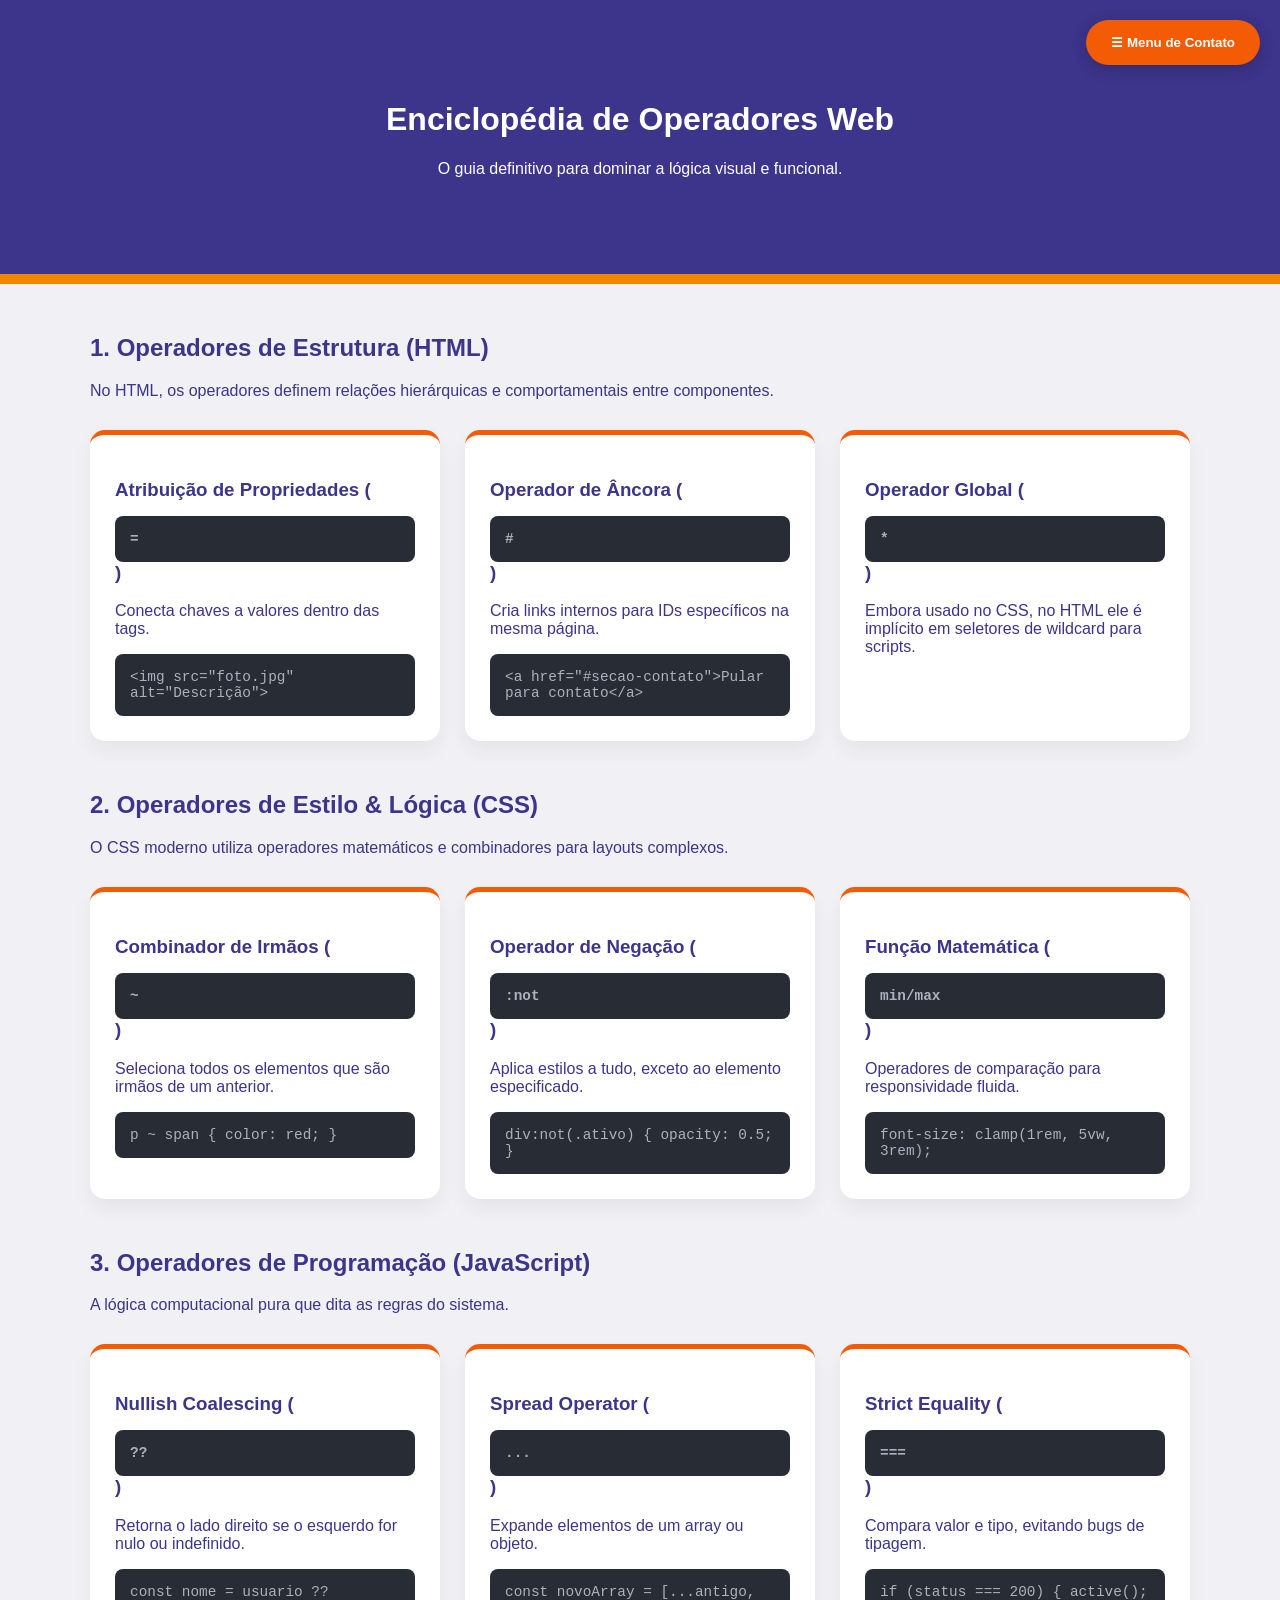
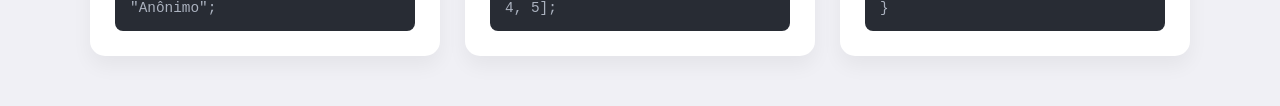
<file: index.html>
<!DOCTYPE html>
<html lang="pt-br">
<head>
    <meta charset="UTF-8">
    <meta name="viewport" content="width=device-width, initial-scale=1.0">
    <title>Web Dev Mastery - Diego Edition</title>
    <link rel="stylesheet" href="style.css">
    <link rel="stylesheet" href="https://cdnjs.cloudflare.com/ajax/libs/font-awesome/6.0.0/css/all.min.css">
</head>
<body>

    <nav id="sidebar" class="sidebar">
        <a href="javascript:void(0)" class="closebtn" onclick="toggleNav()">&times;</a>
        <div class="sidebar-content">
            <h2>Fale Comigo</h2>
            <p>Envie uma mensagem direta para o meu e-mail acadêmico.</p>
            
            <form action="https://formspree.io/f/diego_guijarro@estudante.sesisenai.org.br" method="POST" id="contact-form">
                <div class="form-group">
                    <label>Seu E-mail:</label>
                    <input type="email" name="email" placeholder="exemplo@gmail.com" required>
                </div>
                <div class="form-group">
                    <label>Mensagem:</label>
                    <textarea name="message" rows="5" placeholder="Olá Diego, vamos programar?" required></textarea>
                </div>
                <button type="submit" class="send-btn">Enviar Mensagem</button>
            </form>
            <div id="status"></div>
        </div>
    </nav>

    <button class="openbtn" onclick="toggleNav()">☰ Menu de Contato</button>

    <div id="main-content">
        <header class="main-header">
            <h1>Enciclopédia de Operadores Web</h1>
            <p>O guia definitivo para dominar a lógica visual e funcional.</p>
        </header>

        <section class="mega-section">
            <h2>1. Operadores de Estrutura (HTML)</h2>
            <p>No HTML, os operadores definem relações hierárquicas e comportamentais entre componentes.</p>
            
            <div class="op-grid">
                <div class="op-card">
                    <h3>Atribuição de Propriedades (<code>=</code>)</h3>
                    <p>Conecta chaves a valores dentro das tags.</p>
                    <code>&lt;img src="foto.jpg" alt="Descrição"&gt;</code>
                </div>
                <div class="op-card">
                    <h3>Operador de Âncora (<code>#</code>)</h3>
                    <p>Cria links internos para IDs específicos na mesma página.</p>
                    <code>&lt;a href="#secao-contato"&gt;Pular para contato&lt;/a&gt;</code>
                </div>
                <div class="op-card">
                    <h3>Operador Global (<code>*</code>)</h3>
                    <p>Embora usado no CSS, no HTML ele é implícito em seletores de wildcard para scripts.</p>
                </div>
            </div>
        </section>

        <section class="mega-section">
            <h2>2. Operadores de Estilo & Lógica (CSS)</h2>
            <p>O CSS moderno utiliza operadores matemáticos e combinadores para layouts complexos.</p>
            
            <div class="op-grid">
                <div class="op-card">
                    <h3>Combinador de Irmãos (<code>~</code>)</h3>
                    <p>Seleciona todos os elementos que são irmãos de um anterior.</p>
                    <code>p ~ span { color: red; }</code>
                </div>
                <div class="op-card">
                    <h3>Operador de Negação (<code>:not</code>)</h3>
                    <p>Aplica estilos a tudo, exceto ao elemento especificado.</p>
                    <code>div:not(.ativo) { opacity: 0.5; }</code>
                </div>
                <div class="op-card">
                    <h3>Função Matemática (<code>min/max</code>)</h3>
                    <p>Operadores de comparação para responsividade fluida.</p>
                    <code>font-size: clamp(1rem, 5vw, 3rem);</code>
                </div>
            </div>
        </section>

        <section class="mega-section">
            <h2>3. Operadores de Programação (JavaScript)</h2>
            <p>A lógica computacional pura que dita as regras do sistema.</p>
            
            <div class="op-grid">
                <div class="op-card">
                    <h3>Nullish Coalescing (<code>??</code>)</h3>
                    <p>Retorna o lado direito se o esquerdo for nulo ou indefinido.</p>
                    <code>const nome = usuario ?? "Anônimo";</code>
                </div>
                <div class="op-card">
                    <h3>Spread Operator (<code>...</code>)</h3>
                    <p>Expande elementos de um array ou objeto.</p>
                    <code>const novoArray = [...antigo, 4, 5];</code>
                </div>
                <div class="op-card">
                    <h3>Strict Equality (<code>===</code>)</h3>
                    <p>Compara valor e tipo, evitando bugs de tipagem.</p>
                    <code>if (status === 200) { active(); }</code>
                </div>
            </div>
        </section>
    </div>

    <script src="script.js"></script>
</body>
</html>
</file>
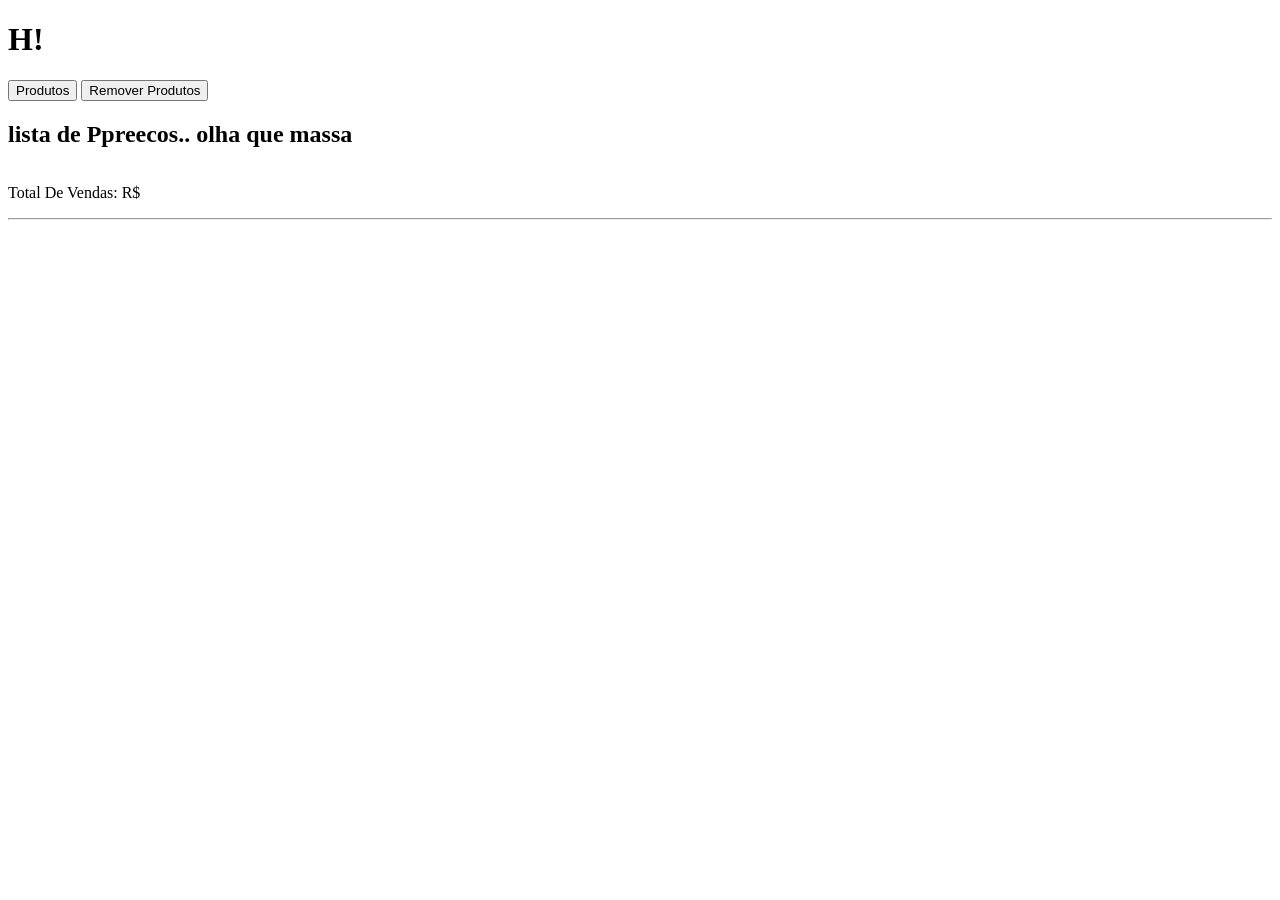
<file: Arrays - Copia/index.html>
<!DOCTYPE html>
<html lang="pt-br">
<head>
    <meta charset="UTF-8">
    <meta name="viewport" content="width=device-width, initial-scale=1.0">
    <title>Arrrrr</title>
    <link rel="stylesheet" href="style.css">
</head>
<body>

    <h1>H!</h1>
<!-- 
<button onclick="ativarArray00()">Array 00</button>
<button onclick="ativarPreco()">+ precoz</button> -->
<button onclick="ativarProdutos()">Produtos</button>
<button onclick="removerProdutos()"> Remover Produtos</button>
<h2>lista de Ppreecos.. olha que massa</h2>
<div id="lista-precos"></div>
 <p id="totalVendido">Total De Vendas: R$</p>
    <div id="listaVendas">
        
    </div>
    <hr>
<!-- 
<button onclick="rodarWhile()">while</button>
<button onclick="rodarDoWhile()">Dowhile</button>
<button onclick="exemploDoWhile()">exemplo Dowhile</button>
<button onclick="exemploDoWhileLimitado()">exemplo Dowhile Limitado</button>
<button onclick="rodarFor()">for</button> -->


<script src="scripts2.js"></script>
    <script src="script.js"></script>
</body>
</html>
</file>
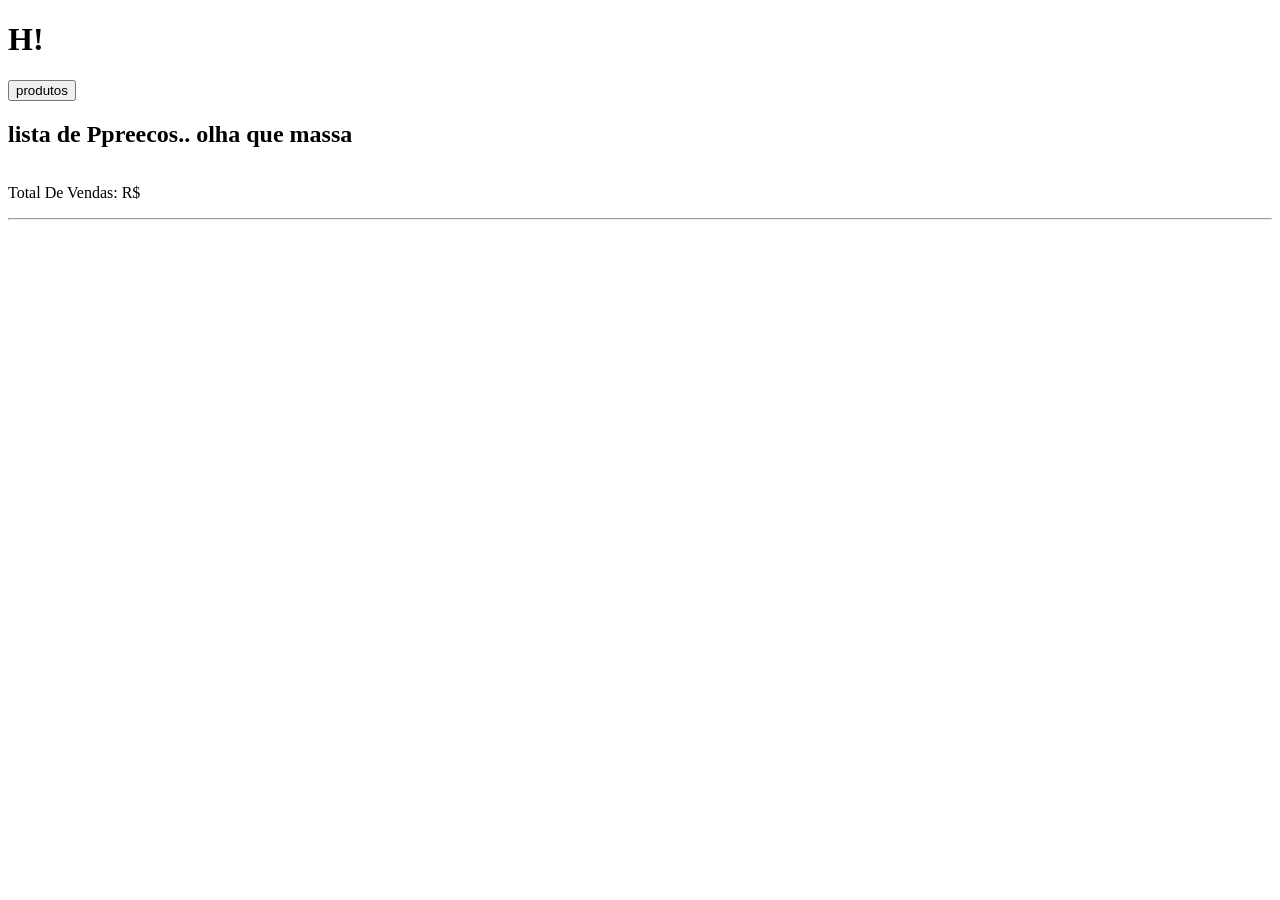
<file: Arrays/index.html>
<!DOCTYPE html>
<html lang="pt-br">
<head>
    <meta charset="UTF-8">
    <meta name="viewport" content="width=device-width, initial-scale=1.0">
    <title>Arrrrr</title>
    <link rel="stylesheet" href="style.css">
</head>
<body>

    <h1>H!</h1>
<!-- 
<button onclick="ativarArray00()">Array 00</button>
<button onclick="ativarPreco()">+ precoz</button> -->
<button onclick="ativarProdutos()">produtos</button>
<h2>lista de Ppreecos.. olha que massa</h2>
<div id="lista-precos"></div>
 <p id="totalVendido">Total De Vendas: R$</p>
    <div id="listaVendas">
        
    </div>
    <hr>
<!-- 
<button onclick="rodarWhile()">while</button>
<button onclick="rodarDoWhile()">Dowhile</button>
<button onclick="exemploDoWhile()">exemplo Dowhile</button>
<button onclick="exemploDoWhileLimitado()">exemplo Dowhile Limitado</button>
<button onclick="rodarFor()">for</button> -->


<script src="scripts2.js"></script>
    <script src="script.js"></script>
</body>
</html>
</file>
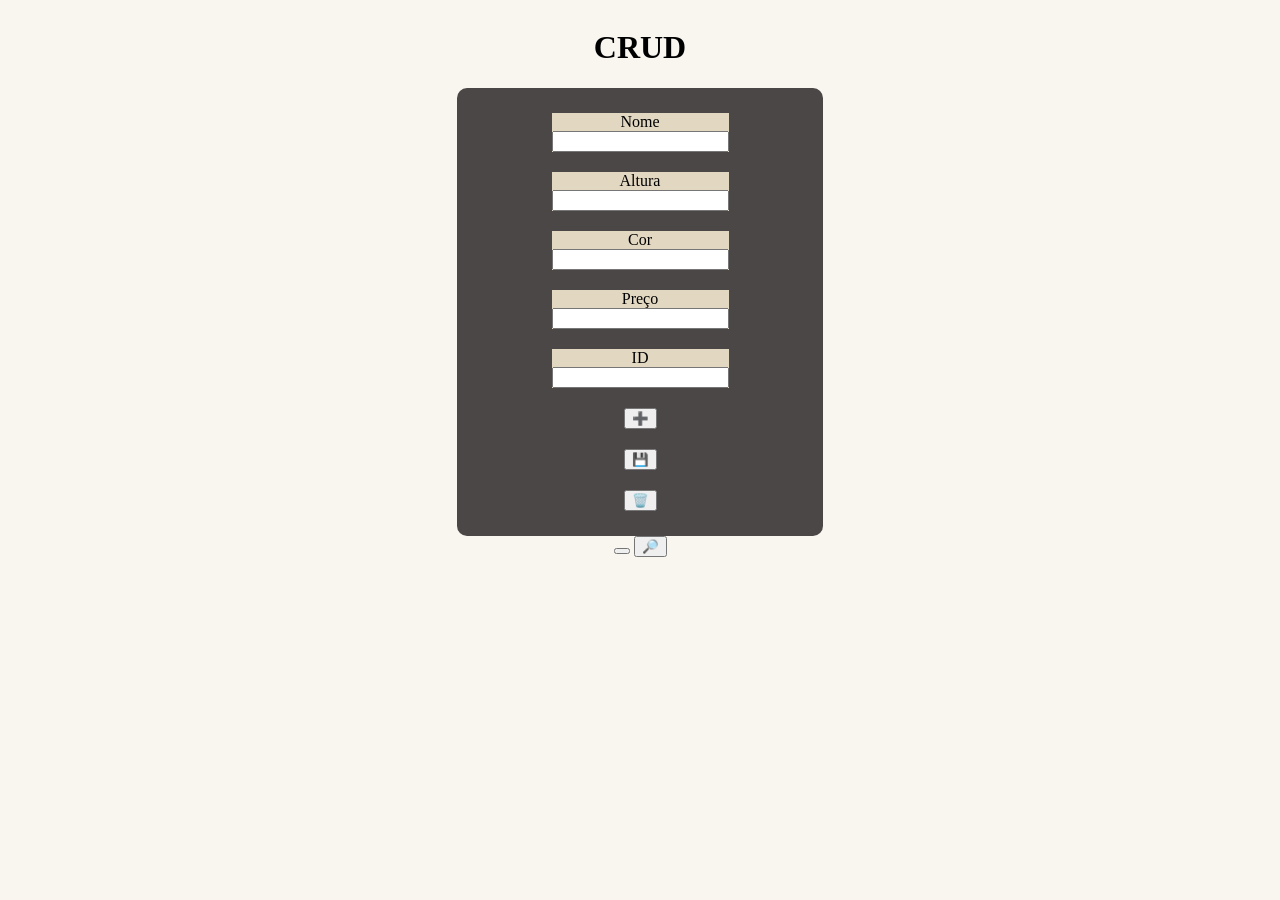
<file: crud/index.html>
<!DOCTYPE html>
<html lang="pt-br">
<head>
    <meta charset="UTF-8">
    <meta name="viewport" content="width=device-width, initial-scale=1.0">
    <title>CRUDDDD</title>
    <link rel="stylesheet" href="style.css">
</head>
<body>
<h1>CRUD</h1>

<div id="form">

    <div class="container-inputs">
        <label for="">Nome</label>
        <input id="input-nome" type="text">
    </div>

    <div class="container-inputs">
        <label for="">Altura</label>
        <input id="input-altura" type="text">
    </div>

    <div class="container-inputs">
        <label for="">Cor</label>
        <input id="input-cor" type="text">
    </div>

    <div class="container-inputs">
        <label for="">Preço</label>
        <input id="input-preco" type="text">
    </div>
    <div class="container-inputs">
        <label for="">ID</label>
        <input id="input-id" type="text">
    </div>

<button onclick="cadastrarDino()">➕</button>
<button onclick="salvarDino()">💾</button>
<button onclick="eliminarDino()">🗑️</button>
</div>

    <div id="button-Mos-Pes">
        <button onclick="mostrarTodos()"></button>
        <button onclick="pesquisar()">🔎</button>
        
    </div>

<div id="painelDinos">
</div>
    <script src="script.js"></script>
</body>
</html>
</file>
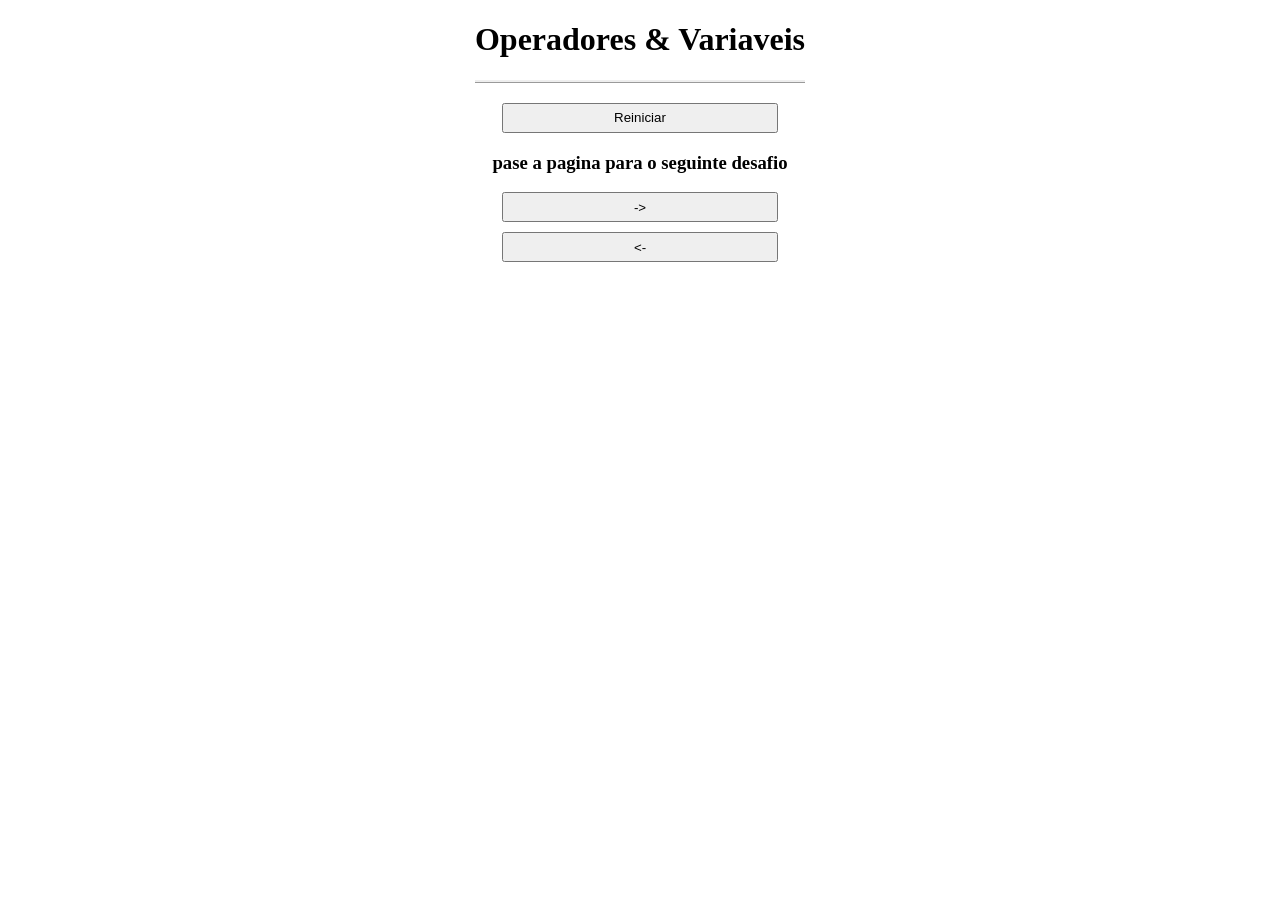
<file: variavels/index.html>
<!DOCTYPE html>
<html lang="pt-br">
<head>
    <meta charset="UTF-8">
    <meta name="viewport" content="width=device-width, initial-scale=1.0">
     <link rel="stylesheet" href="style.css">
    <title>Var</title>
</head>
<body>
  
    <div class="principal">
        <section class="tela ativa" id="tela"></section>
        <h1>Operadores & Variaveis</h1>
    </div>

    <div class="buttonsprincipais">
        <button onclick="reinicio()">Reiniciar</button>
        <h3>pase a pagina para o seguinte desafio</h3>
        <button onclick="telaProxima()" id="telaA">-></button>
    <button onclick="telaAnterior()" id="telaB"><-</button>
</div>
       
<section class="tela" id="tela1">

    <br>
    <input type="text" id="barraAposta">
            <button onclick="apostar()">Apostar</button>
            <br>
            <button onclick="espinossauro()">Espinossauro</button>
            <button onclick="tRex()">T-rex</button>
            <button onclick="branquiossauro()">Branquiossauro</button>
            <button onclick="velocirraptor()">Velocirraptor</button>
            <button onclick="estegossauro()">Estegossauro</button>
            <button onclick="triceratopo()">Triceratopo</button>
            <button onclick="anquilossauro()">Anquilossauro</button>
            <button onclick="parassauroloio()">Parassauro</button>
            <button onclick="alessauro()">Alossauro</button>
            <button onclick="carnotouro()">Carnotouro</button>
            <br>
            <output id ="dinheiro">R$</output>
            <br>
            <output id ="dino">Dinossauro escolhido:</output>
            <br>
            <output id ="dino_sorte">Dinossauro sorteado:</output>
            <hr>
        </section>

<section class="tela" id="tela2">

    <input type="text" id="barraLancar">
    <button onclick="lancarCliente()">Lançar</button>
            <br>
            <h3>Codido de desconto para seguradoras</h3>
            <input type="text" name="" id="descontoSeguradora">
            <output id="descontoresposta"></output>
            <br>
            <output id="valorRecebido">Valor recebido: R$</output>
            <br>
            <output id="valorDoRepasse">Valor do Repasse: R$</output>
            <br>
            <output id="valorTotalFinal">Lucro Total: R$</output>
            <br>
            <output id="clientela">Clientes: 0</output>
            <br>
    <output id="desconteSeguradora"></output>
    <output id="desconte"></output>
    
</section>

<section class="tela" id="tela3">

    <hr>
    <h1>Variaveis</h1>
    emmet vs code
    <hr>
    <button onclick="implementarContagem()">+</button>
    <button onclick="diminuirContagem()">-</button>
    <button onclick="resetContagem()">reload</button>
    <p id="p-contagem">0</p>
    <hr>
</section>

<section class="tela" id="tela4">

    <h2>Pepe</h2>
    <input type="text" id="contabilizador">
    <button onclick="registrarVenda()">Cadastrar</button>
    <p id="totalVendido">Total De Vendas: R$</p>
    <div id="listaVendas"></div>
    
</section>

<section class="tela" id="tela5">
    <hr>
    <button onclick="rodarDadod4()">Rolar Dado d4</button>
    <button onclick="rodarDadod6()">Rolar Dado d6</button>
    <button onclick="rodarDadod10()">Rolar Dado d10</button>
    <button onclick="rodarDadod12()">Rolar Dado d12</button>
    <h2>Numero Do dado: </h2>
    <output id="numeroDoDado"></output>
    <h2>Numeros pasados: </h2>
    <div id="listaDeDados"></div>
    <h2 id="totalNumero"> Numero Total: </h2>
    
</section>
   <script src="script.js"></script>
</body>
</html>
</file>
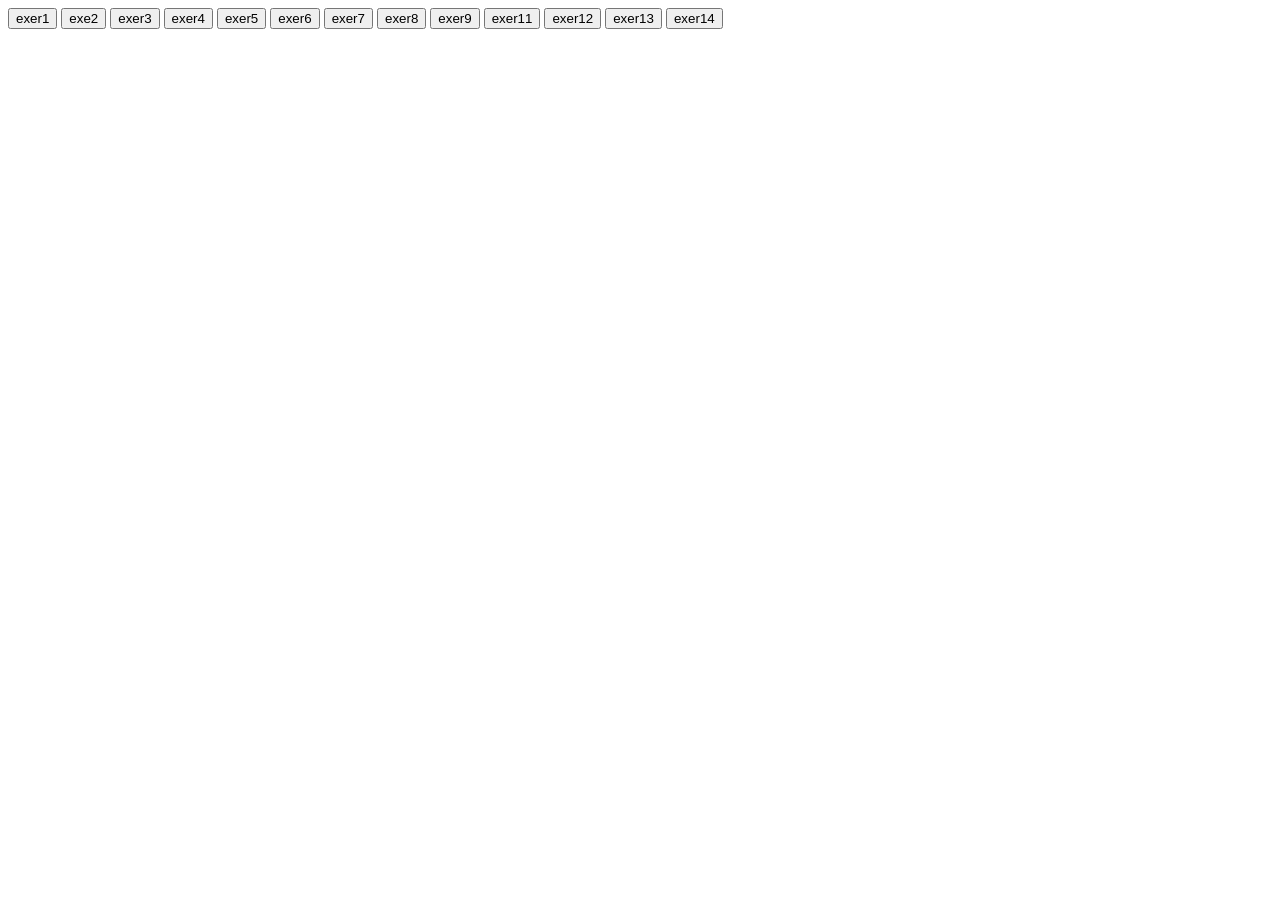
<file: variavels/For/index.html>
<!DOCTYPE html>
<html lang="en">
<head>
    <meta charset="UTF-8">
    <meta name="viewport" content="width=device-width, initial-scale=1.0">
    <title>Document</title>
</head>
<body>

    <button onclick="exer1()">exer1</button>
    <button onclick="exer2()">exe2</button>
    <button onclick="exer3()">exer3</button>
    <button onclick="exer4()">exer4</button>
    <button onclick="exer5()">exer5</button>
    <button onclick="exer6()">exer6</button>
    <button onclick="exer7()">exer7</button>
    <button onclick="exer8()">exer8</button>
    <button onclick="exer9()">exer9</button>
    <button onclick="exer11()">exer11</button>
    <button onclick="exer12()">exer12</button>
    <button onclick="exer13()">exer13</button>
    <button onclick="exer14()">exer14</button>


    <script src="script.js"></script>
</body>
</html>
</file>
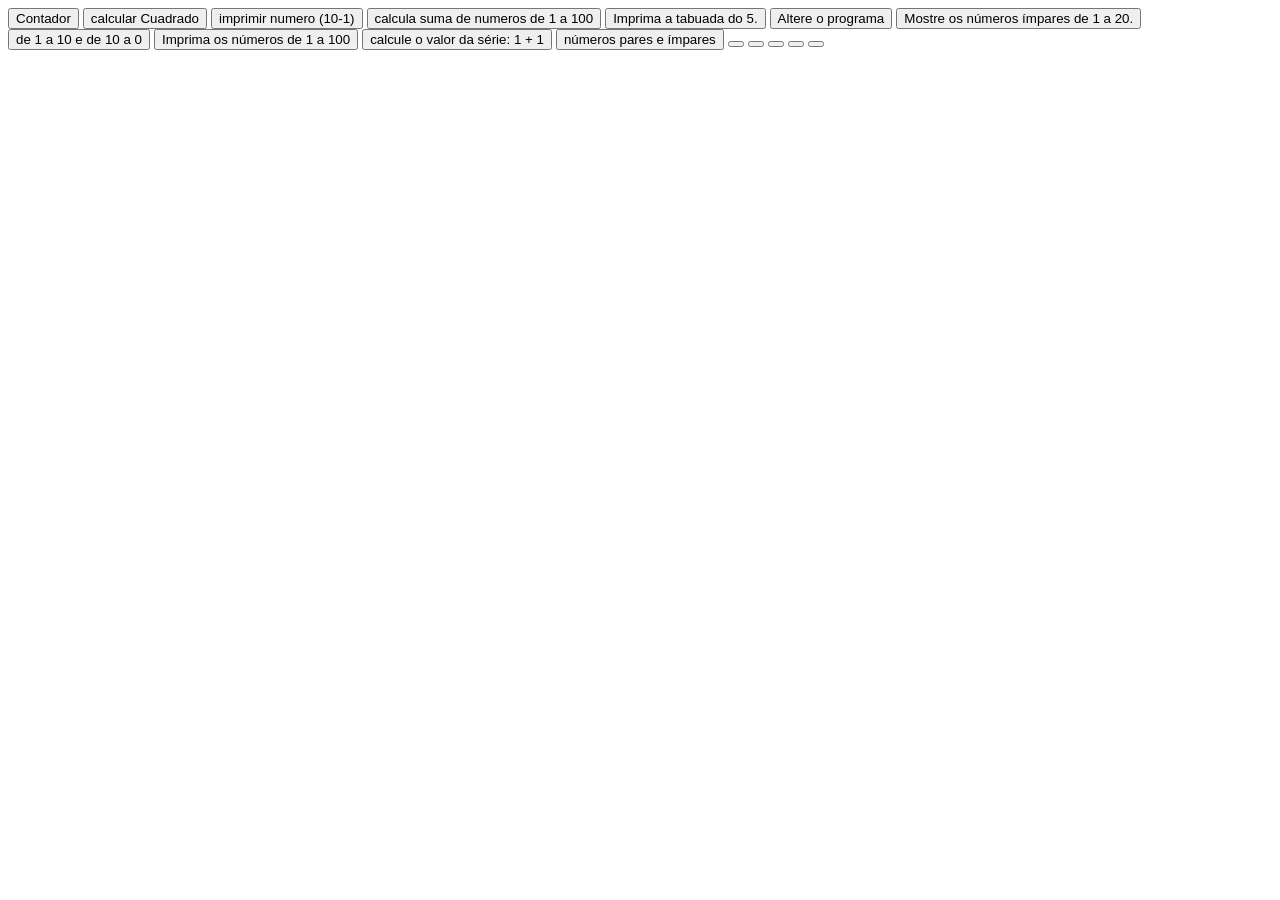
<file: variavels/repeticao/index.html>
<!DOCTYPE html>
<html lang="pt-br">
<head>
    <meta charset="UTF-8">
    <meta name="viewport" content="width=device-width, initial-scale=1.0">
    <title>Repetição</title>
</head>
<body>
    <button onclick="exer()">Contador</button>
    <button onclick="exer1()">calcular Cuadrado</button>
    <button onclick="exer2()">imprimir numero (10-1)</button>
    <button onclick="exer3()">calcula suma de numeros de 1 a 100</button>
    <button onclick="exer4()">Imprima a tabuada do 5.</button>
    <button onclick="exer5()">Altere o programa</button>
    <button onclick="exer6()">Mostre os números ímpares de 1 a 20.</button>
    <button onclick="exer7()">de 1 a 10 e de 10 a 0</button>
    <button onclick="exer8()">Imprima os números de 1 a 100</button>
    <button onclick="exer9()">calcule o valor da série: 1 + 1</button>
    <button onclick="exer10()">números pares e ímpares</button>
    <button onclick="exer11()"></button>
    <button onclick="exer12()"></button>
    <button onclick="exer13()"></button>
    <button onclick="exer14()"></button>
    <button onclick="exer15()"></button>
    

       <script src="script.js"></script>
</body>
</html>
</file>
<file: style.css>
:root {
    --indigo-velvet: #3d348b;
    --medium-slate-blue: #7678ed;
    --amber-flame: #f7b801;
    --tiger-orange: #f18701;
    --cayenne-red: #f35b04;
    --white: #ffffff;
    --dark-glass: rgba(61, 52, 139, 0.95);
}

body {
    margin: 0;
    font-family: 'Inter', sans-serif;
    background: #f0f0f5;
    color: var(--indigo-velvet);
}

/* Sidebar Estilizada */
.sidebar {
    height: 100%;
    width: 0;
    position: fixed;
    z-index: 2000;
    top: 0;
    left: 0;
    background-color: var(--dark-glass);
    backdrop-filter: blur(10px);
    overflow-x: hidden;
    transition: 0.5s;
    padding-top: 60px;
}

.sidebar-content {
    padding: 30px;
    color: white;
}

.sidebar h2 { color: var(--amber-flame); }

.form-group {
    margin-bottom: 20px;
}

.form-group label { display: block; margin-bottom: 5px; color: var(--amber-flame); }

.form-group input, .form-group textarea {
    width: 100%;
    padding: 12px;
    border-radius: 5px;
    border: none;
    background: rgba(255,255,255,0.1);
    color: white;
    border-bottom: 2px solid var(--medium-slate-blue);
}

.send-btn {
    background: var(--cayenne-red);
    color: white;
    border: none;
    padding: 15px 30px;
    width: 100%;
    font-weight: bold;
    cursor: pointer;
    border-radius: 5px;
    transition: 0.3s;
}

.send-btn:hover { background: var(--tiger-orange); transform: scale(1.02); }

/* Main Content */
.main-header {
    background: var(--indigo-velvet);
    color: var(--white);
    padding: 80px 20px;
    text-align: center;
    border-bottom: 10px solid var(--tiger-orange);
}

.mega-section {
    max-width: 1100px;
    margin: 50px auto;
    padding: 0 20px;
}

.op-grid {
    display: grid;
    grid-template-columns: repeat(auto-fit, minmax(300px, 1fr));
    gap: 25px;
    margin-top: 30px;
}

.op-card {
    background: white;
    padding: 25px;
    border-radius: 15px;
    box-shadow: 0 10px 20px rgba(0,0,0,0.05);
    border-top: 5px solid var(--cayenne-red);
}

code {
    display: block;
    background: #282c34;
    color: #abb2bf;
    padding: 15px;
    border-radius: 8px;
    margin-top: 15px;
    font-size: 0.9rem;
}

.openbtn {
    position: fixed;
    top: 20px;
    right: 20px;
    background: var(--cayenne-red);
    color: white;
    padding: 15px 25px;
    border: none;
    border-radius: 50px;
    cursor: pointer;
    font-weight: bold;
    box-shadow: 0 4px 15px rgba(0,0,0,0.2);
    z-index: 100;
}
</file>
<file: Arrays - Copia/style.css>
.produtos{
    border: 1px solid red;
    margin: 5px;
    width: 100px;
    height: 100px;

}
#lista-precos{
    display: flex;
    justify-content: center;
    align-items: center;
    flex-wrap: wrap;
}

.produtos:hover{
    scale: 1.05;
    border-radius: 7px;

}
</file>
<file: Arrays/style.css>
.produtos{
    border: 1px solid red;
    margin: 5px;
    width: 100px;
    height: 100px;

}
#lista-precos{
    display: flex;
    justify-content: center;
    align-items: center;
    flex-wrap: wrap;
}

.produtos:hover{
    scale: 1.05;
    border-radius: 7px;

}
</file>
<file: crud/style.css>
:root {
  /* ==========================================
     Paleta "Era Vulcânica & Fósseis"
     ========================================== */

  /* Tons Neutros (Fundos, Cartões e Textos) */
  --dino-osso: #F9F6F0;       /* Branco off-white quente para fundos claros */
  --dino-areia: #E2D7C1;      /* Bege acinzentado para cartões ou seções secundárias */
  --dino-pedra: #4A4746;      /* Cinza rochoso para textos secundários */
  --dino-obsidiana: #1C1A1A;  /* Preto carvão para fundos escuros ou textos principais */

  /* Cores de Destaque (Botões, Links, Preços e Ícones) */
  --dino-ambar: #F39C12;      /* Amarelo-laranja vibrante (fóssil em âmbar) */
  --dino-terracota: #D35400;  /* Laranja terroso (barro/argila de escavação) */
  --dino-magma: #C0392B;      /* Vermelho escuro/vulânico para alertas ou call-to-action */

  /* Sombras para profundidade das miniaturas */
  --dino-sombra-leve: rgba(28, 26, 26, 0.1);
  --dino-sombra-forte: rgba(28, 26, 26, 0.4);
}

body{
    background-color: var(--dino-osso);
    display: flex;
    flex-direction: column;
    justify-content: center;
    align-items: center;
}

.card-dino{
    background-color: var(--dino-pedra);
    color: var(--dino-osso);
    width: 300px;
    padding: 15px;
    border-radius: 10px;
    box-shadow: 0 0 10px var(--dino-obsidiana);
}

#painelDinos{

    display: flex;
    justify-content: center;
    align-items: center;
    gap: 25px;
    flex-wrap: wrap;
}
    
#form{
    background-color: var(--dino-pedra);
    width: 25%;

    display: flex;
    flex-direction: column;
    justify-content: center;
    align-items: center;
    gap: 20px;

    padding: 25px;
    border-radius: 10px;
}

.container-inputs{
    background-color: var(--dino-areia);
    display: flex;
    flex-direction: column;
    justify-content: center;
    align-items: center;

}
</file>
<file: variavels/style.css>
.tela{
    display: none;
    
}
.ativa{
    display: block;

}

.buttonsprincipais{
     width: fit-content;
    margin: 0 auto;
    margin-bottom: 20px;
    margin-top: 20px;
    display: flex;
    flex-direction: column;
    
}
.principal{
     width: fit-content;
    margin: 0 auto;
    margin-bottom: 20px;
    margin-top: 20px;
    border-bottom-style:ridge ;
    
}

button{
    margin: 0 10px;
    padding: 5.5px 10px;
    cursor: pointer;
}
button:hover{
    background-color: #69021c;
    scale: 1.00;
    border-radius: 7px;
}

#telaA{
    margin-bottom: 5px;
}
#telaB{
    margin-top: 5px;
}
</file>
